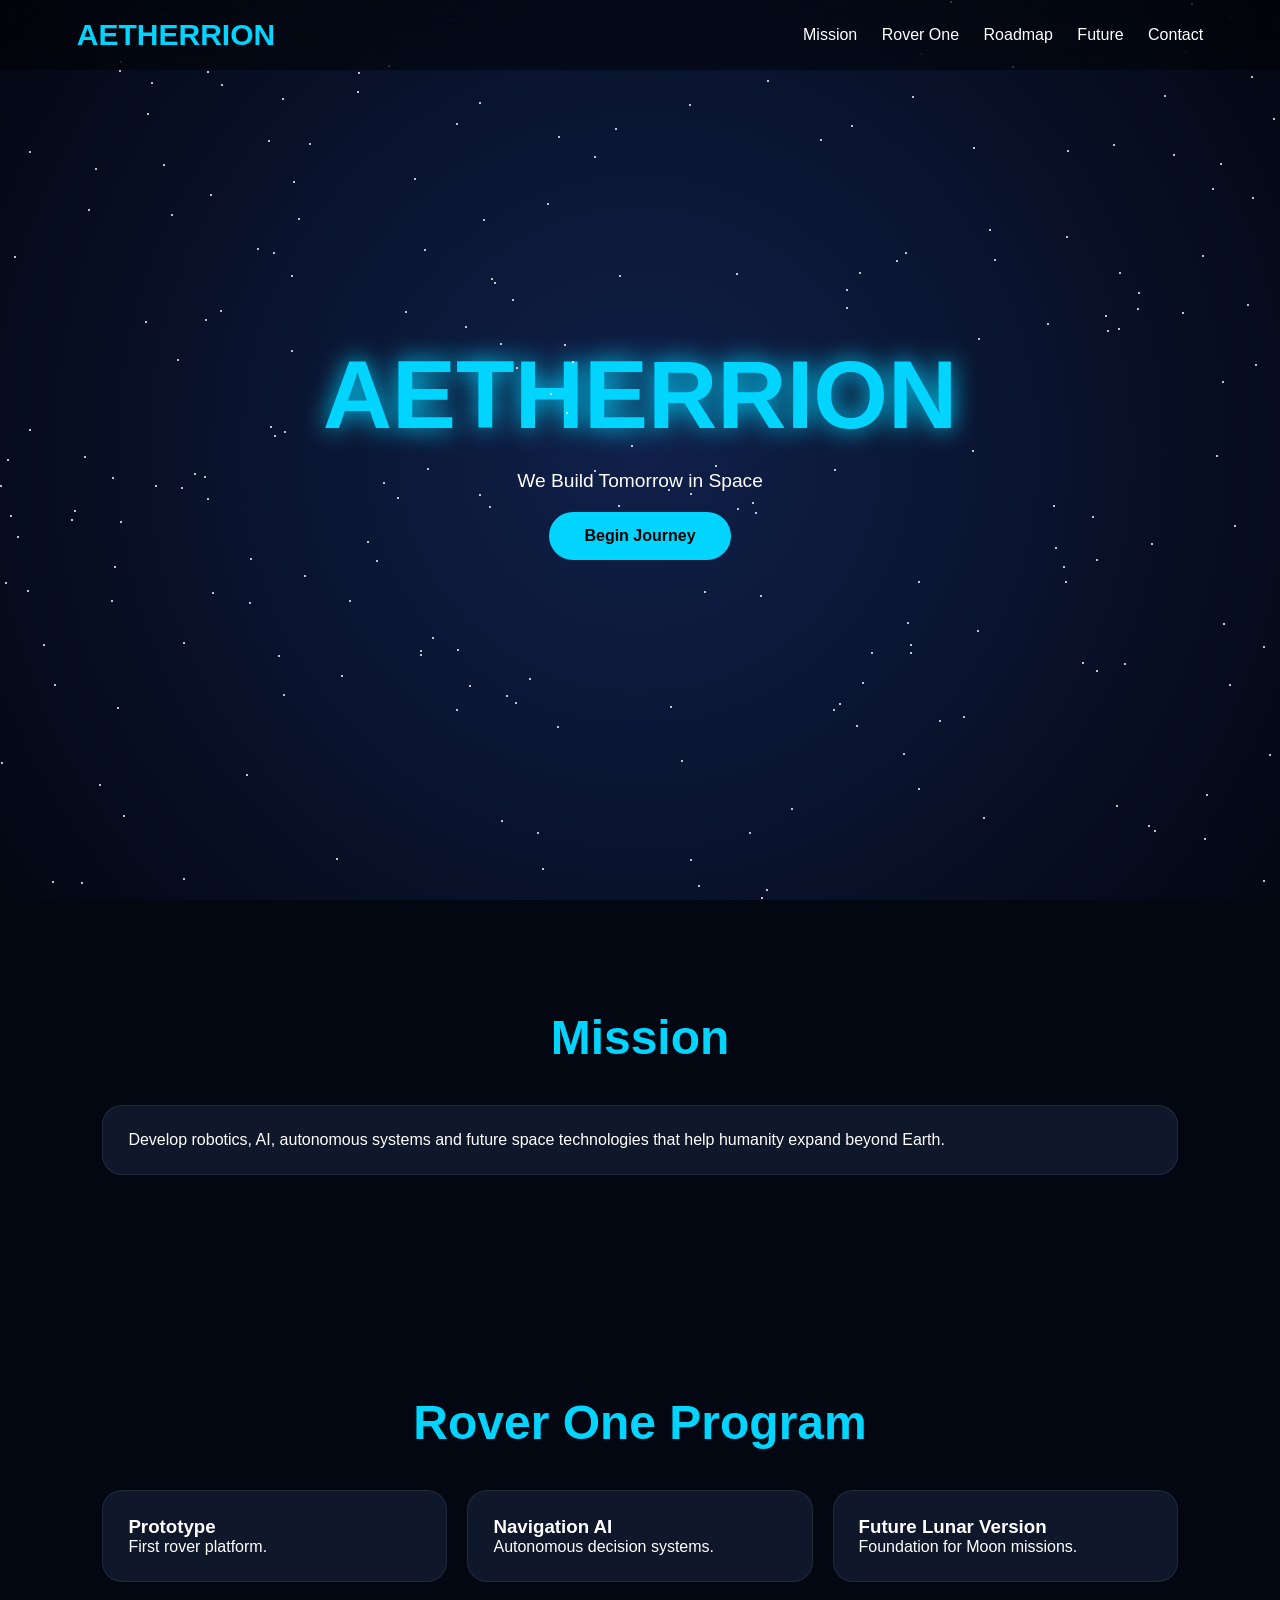
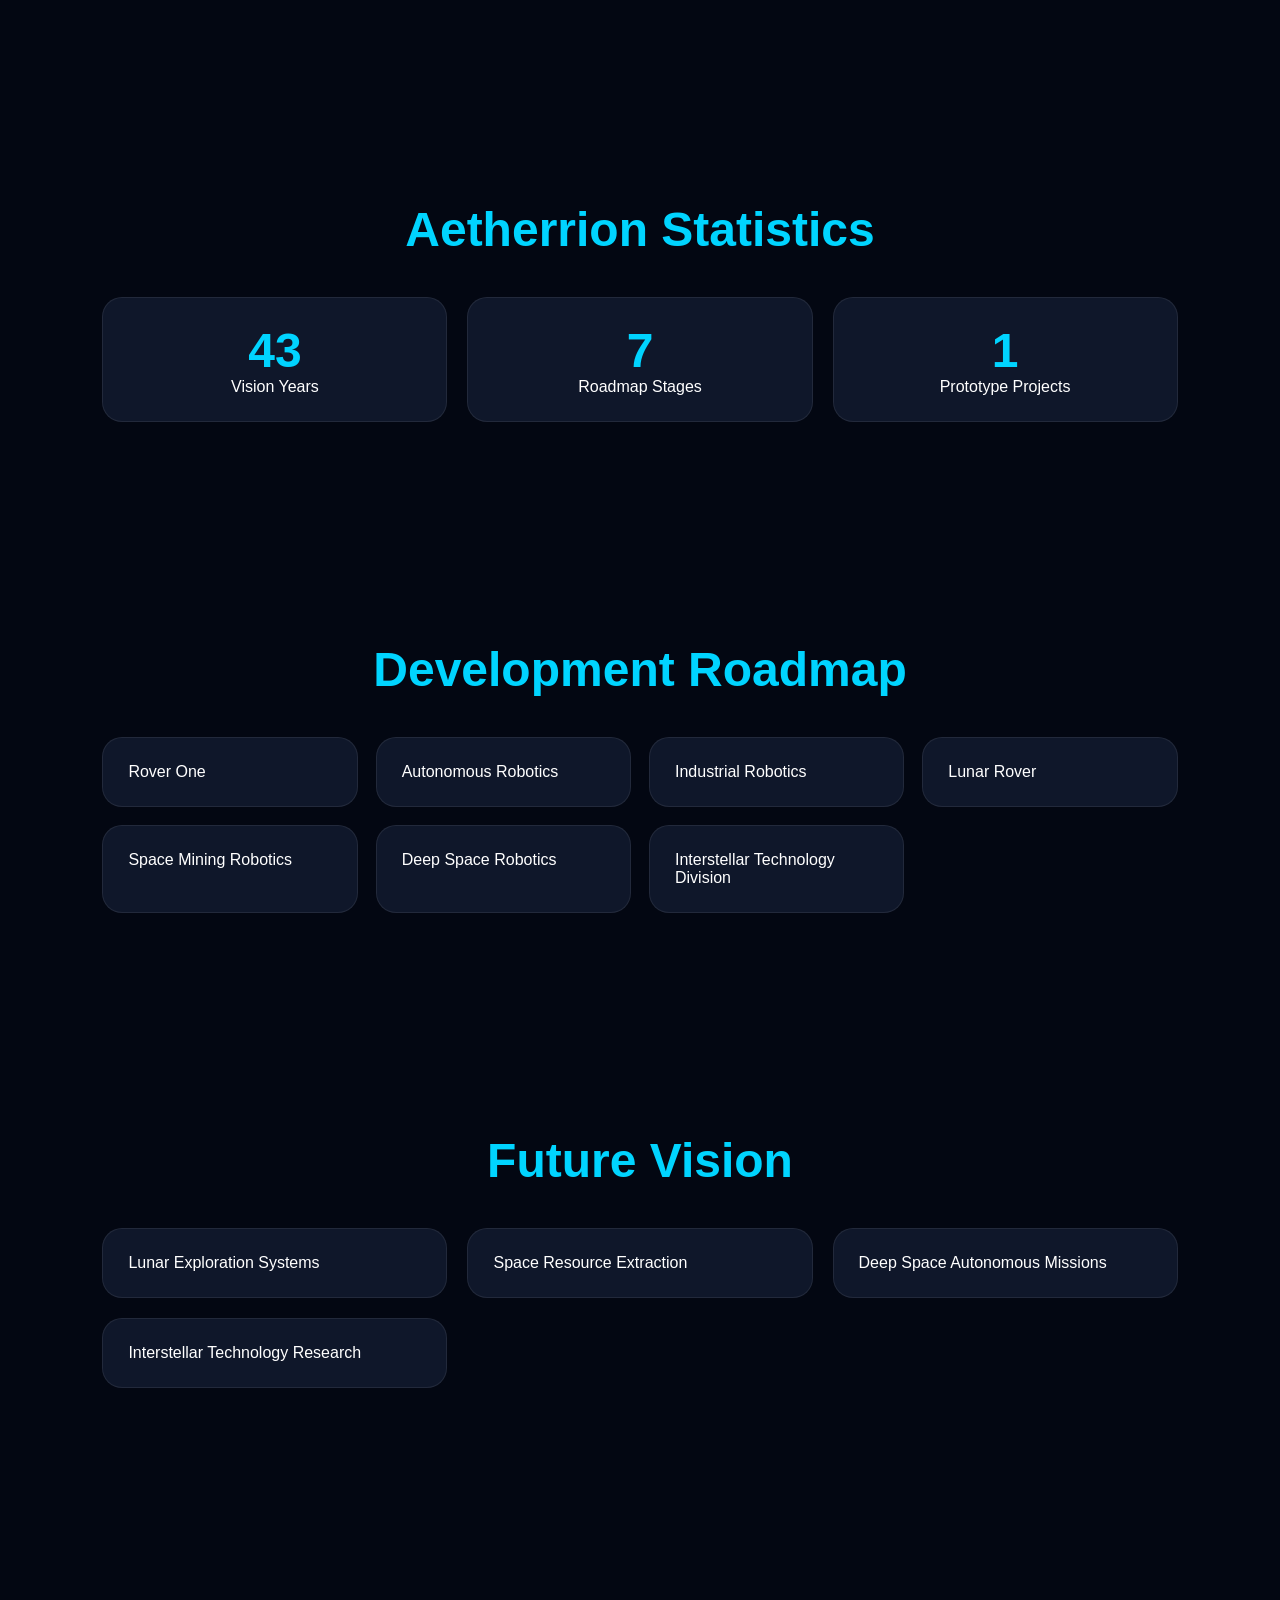
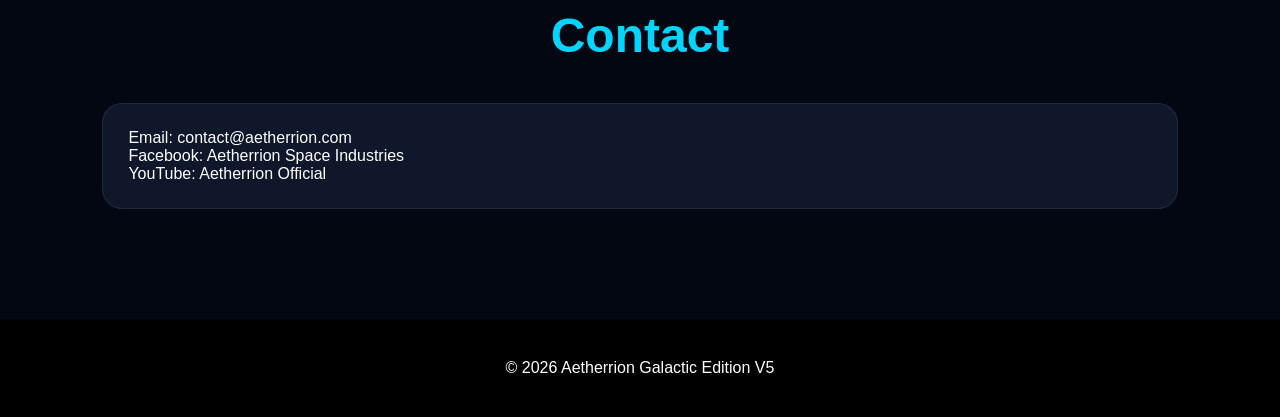
<file: index.html>
<!DOCTYPE html>
<html lang="en">
<head>
<meta charset="UTF-8">
<meta name="viewport" content="width=device-width, initial-scale=1.0">
<title>Aetherrion V5 Galactic Edition</title>
<style>
*{margin:0;padding:0;box-sizing:border-box;scroll-behavior:smooth}
body{font-family:Segoe UI,Arial,sans-serif;background:#030712;color:white;overflow-x:hidden}
nav{position:fixed;top:0;width:100%;display:flex;justify-content:space-between;align-items:center;
padding:18px 6%;background:rgba(0,0,0,.45);backdrop-filter:blur(14px);z-index:1000}
.logo{font-size:30px;font-weight:700;color:#00d4ff}
nav a{color:white;text-decoration:none;margin-left:20px}
.hero{height:100vh;display:flex;flex-direction:column;justify-content:center;align-items:center;text-align:center;
background:radial-gradient(circle at center,#10204a,#030712)}
.hero h1{font-size:6rem;color:#00d4ff;text-shadow:0 0 25px #00d4ff}
.hero p{max-width:900px;padding:20px;font-size:1.2rem}
.btn{background:#00d4ff;color:#000;padding:15px 35px;border-radius:30px;text-decoration:none;font-weight:bold}
section{padding:110px 8%}
.title{text-align:center;font-size:3rem;color:#00d4ff;margin-bottom:40px}
.grid{display:grid;grid-template-columns:repeat(auto-fit,minmax(260px,1fr));gap:20px}
.card{background:#0f172a;padding:25px;border-radius:20px;border:1px solid rgba(255,255,255,.08);transition:.3s}
.card:hover{transform:translateY(-10px);box-shadow:0 0 30px rgba(0,212,255,.4)}
.timeline{display:grid;grid-template-columns:repeat(auto-fit,minmax(220px,1fr));gap:18px}
.counter{display:grid;grid-template-columns:repeat(auto-fit,minmax(220px,1fr));gap:20px}
.counter .card{text-align:center}
.counter h3{font-size:3rem;color:#00d4ff}
.gallery img{width:100%;border-radius:15px}
footer{text-align:center;padding:40px;background:#000}
.star{position:fixed;width:2px;height:2px;background:#fff;border-radius:50%;animation:twinkle 3s infinite}
@keyframes twinkle{50%{opacity:.2}}
@media(max-width:768px){
.hero h1{font-size:3rem}
nav .menu{display:none}
}
</style>
</head>
<body>

<nav>
<div class="logo">AETHERRION</div>
<div class="menu">
<a href="#mission">Mission</a>
<a href="#rover">Rover One</a>
<a href="#roadmap">Roadmap</a>
<a href="#future">Future</a>
<a href="#contact">Contact</a>
</div>
</nav>

<section class="hero">
<h1>AETHERRION</h1>
<p>We Build Tomorrow in Space</p>
<a href="#mission" class="btn">Begin Journey</a>
</section>

<section id="mission">
<h2 class="title">Mission</h2>
<div class="card">
Develop robotics, AI, autonomous systems and future space technologies that help humanity expand beyond Earth.
</div>
</section>

<section id="rover">
<h2 class="title">Rover One Program</h2>
<div class="grid">
<div class="card"><h3>Prototype</h3><p>First rover platform.</p></div>
<div class="card"><h3>Navigation AI</h3><p>Autonomous decision systems.</p></div>
<div class="card"><h3>Future Lunar Version</h3><p>Foundation for Moon missions.</p></div>
</div>
</section>

<section>
<h2 class="title">Aetherrion Statistics</h2>
<div class="counter">
<div class="card"><h3 id="c1">0</h3><p>Vision Years</p></div>
<div class="card"><h3 id="c2">0</h3><p>Roadmap Stages</p></div>
<div class="card"><h3 id="c3">0</h3><p>Prototype Projects</p></div>
</div>
</section>

<section id="roadmap">
<h2 class="title">Development Roadmap</h2>
<div class="timeline">
<div class="card">Rover One</div>
<div class="card">Autonomous Robotics</div>
<div class="card">Industrial Robotics</div>
<div class="card">Lunar Rover</div>
<div class="card">Space Mining Robotics</div>
<div class="card">Deep Space Robotics</div>
<div class="card">Interstellar Technology Division</div>
</div>
</section>

<section id="future">
<h2 class="title">Future Vision</h2>
<div class="grid">
<div class="card">Lunar Exploration Systems</div>
<div class="card">Space Resource Extraction</div>
<div class="card">Deep Space Autonomous Missions</div>
<div class="card">Interstellar Technology Research</div>
</div>
</section>

<section id="contact">
<h2 class="title">Contact</h2>
<div class="card">
<p>Email: contact@aetherrion.com</p>
<p>Facebook: Aetherrion Space Industries</p>
<p>YouTube: Aetherrion Official</p>
</div>
</section>

<footer>
© 2026 Aetherrion Galactic Edition V5
</footer>

<script>
for(let i=0;i<220;i++){
 let s=document.createElement('div');
 s.className='star';
 s.style.left=Math.random()*100+'vw';
 s.style.top=Math.random()*100+'vh';
 document.body.appendChild(s);
}
function run(id,target){
 let n=0;
 let t=setInterval(()=>{
  n++;
  document.getElementById(id).innerText=n;
  if(n>=target) clearInterval(t);
 },40);
}
run('c1',50); run('c2',7); run('c3',1);
</script>

</body>
</html>
</file>
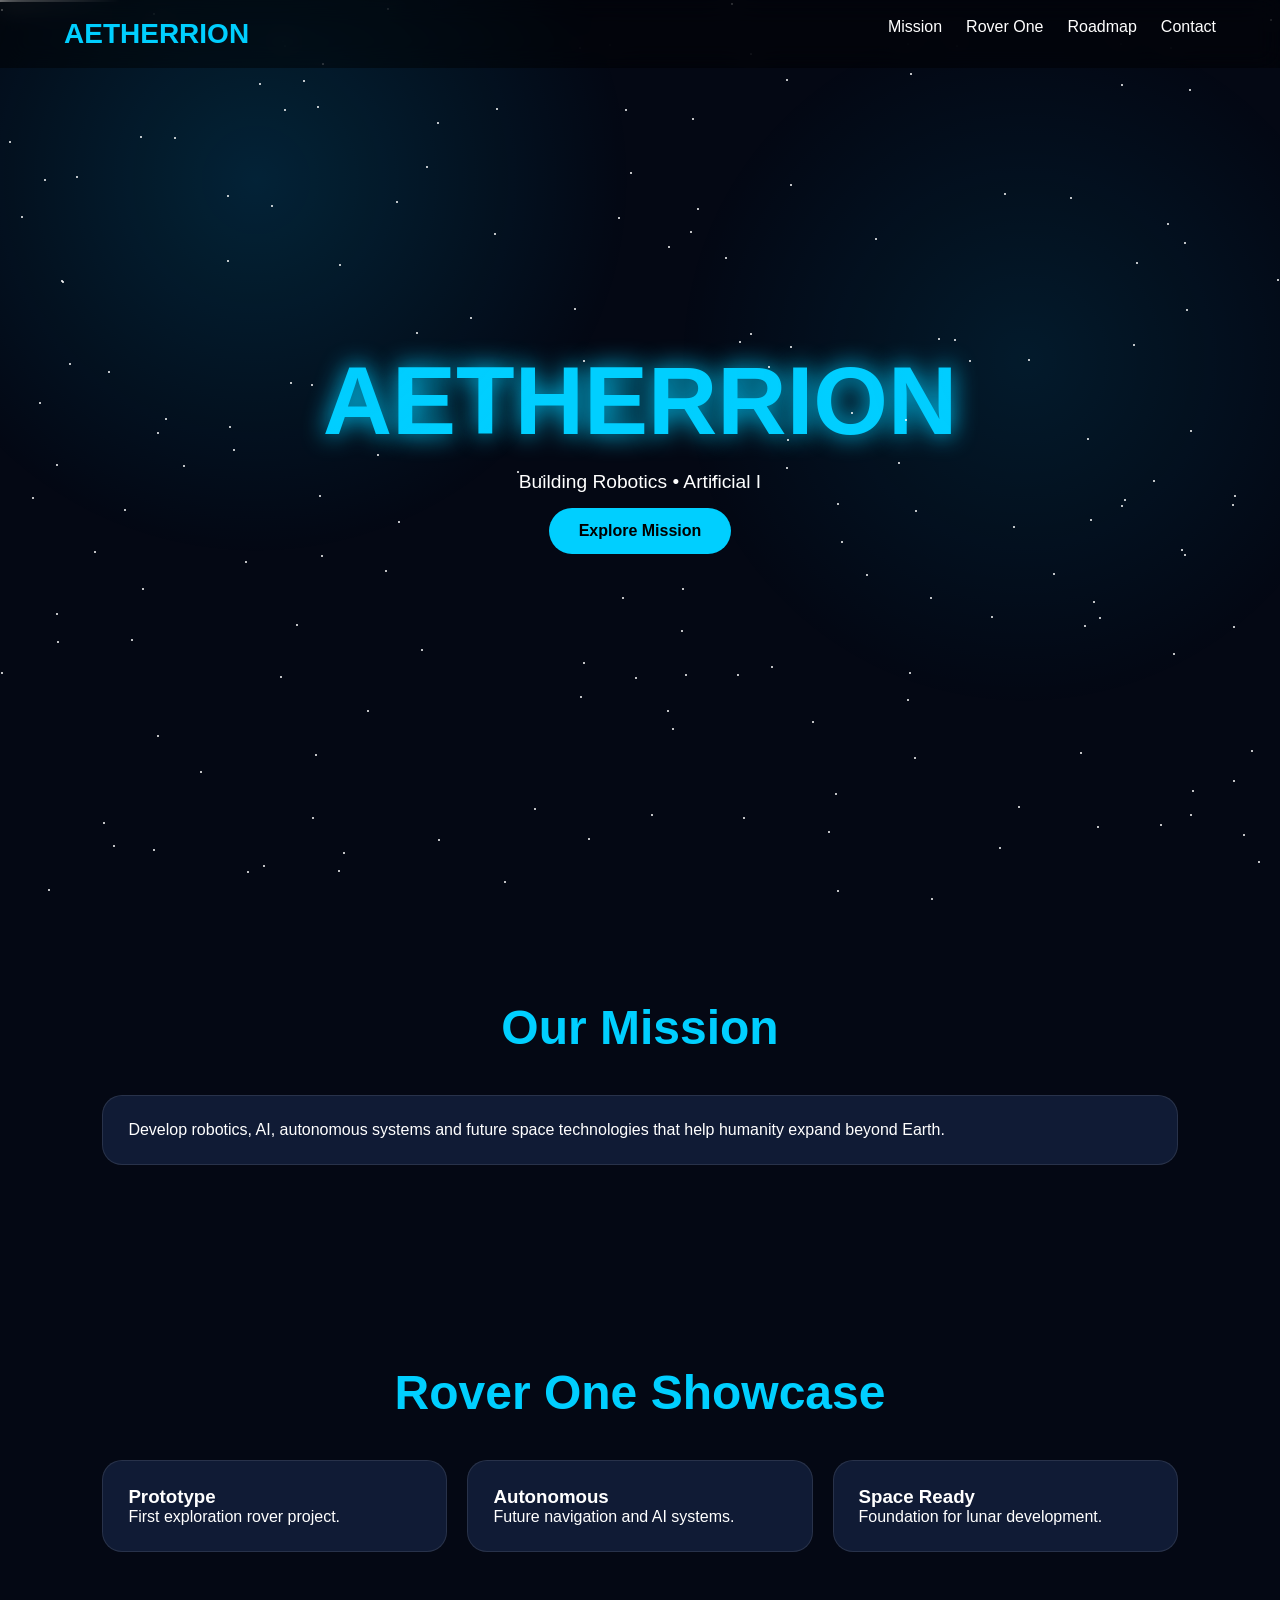
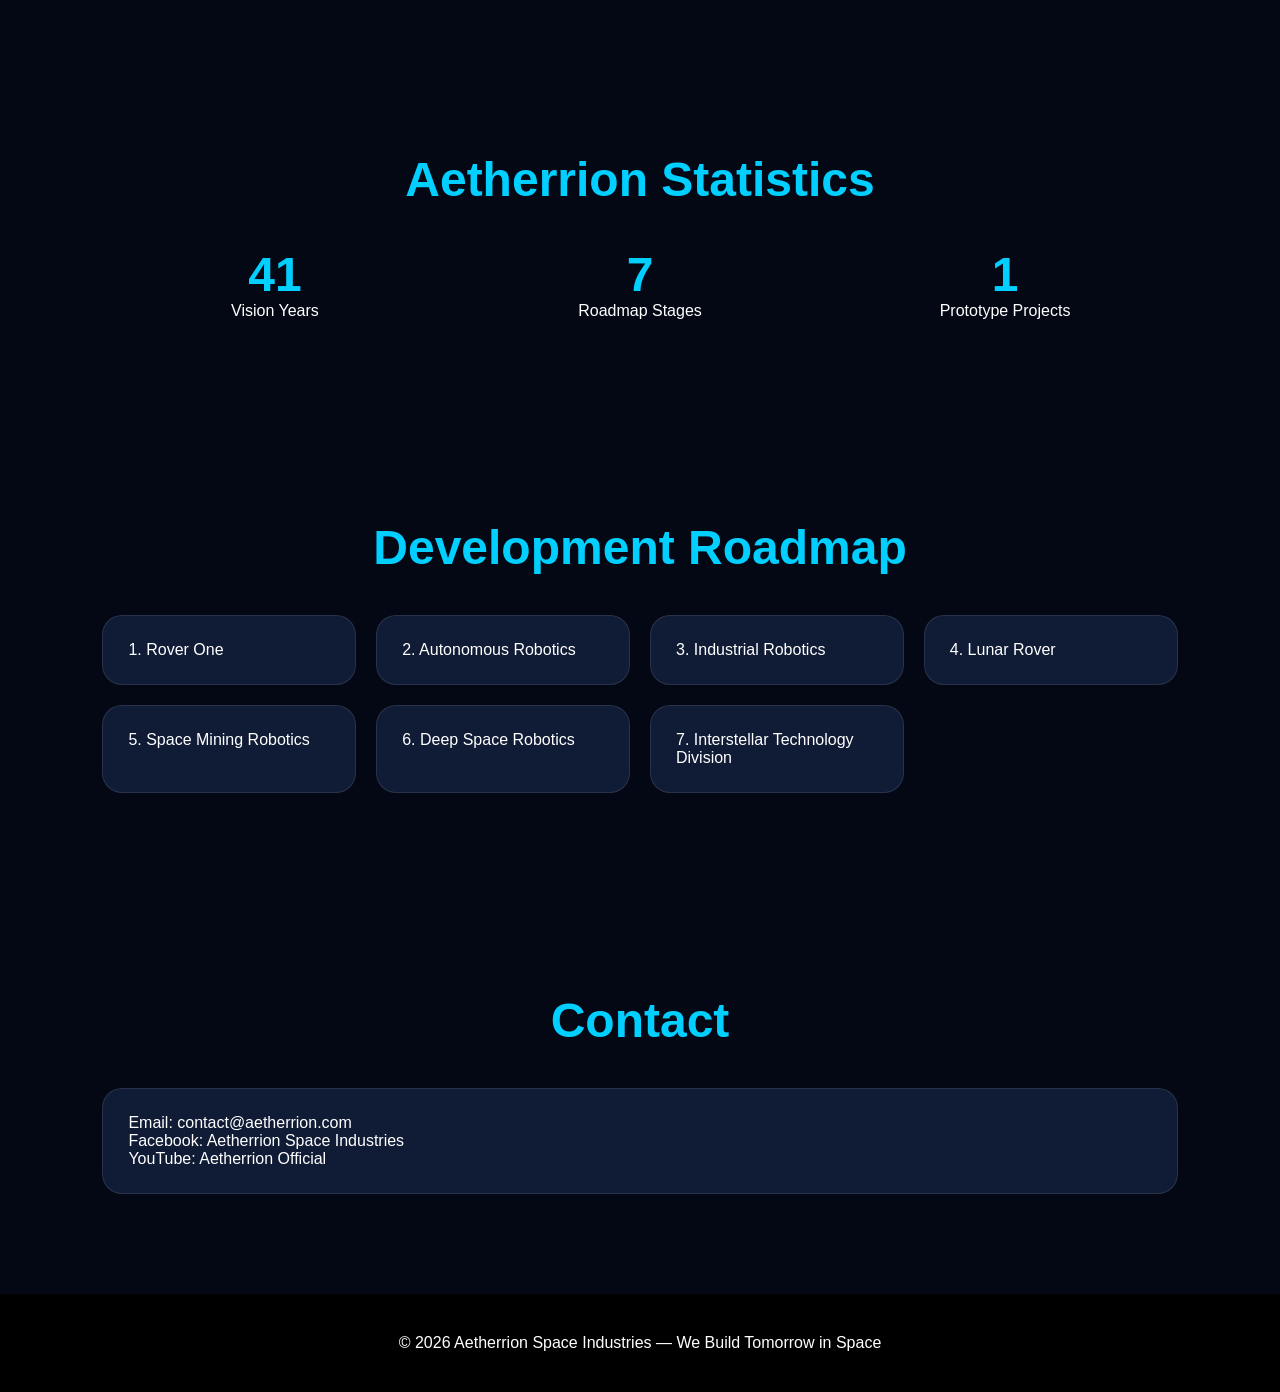
<file: Aetherrion_V4_Ultra_Premium.html>
<!DOCTYPE html>
<html lang="en">
<head>
<meta charset="UTF-8">
<meta name="viewport" content="width=device-width, initial-scale=1.0">
<title>Aetherrion V4 Ultra Premium</title>
<style>
*{margin:0;padding:0;box-sizing:border-box;scroll-behavior:smooth}
body{font-family:Arial,sans-serif;background:#040814;color:#fff;overflow-x:hidden}
body::before{
content:'';position:fixed;inset:0;
background:
radial-gradient(circle at 20% 20%,rgba(0,191,255,.15),transparent 30%),
radial-gradient(circle at 80% 40%,rgba(0,191,255,.1),transparent 30%);
pointer-events:none}
nav{position:fixed;top:0;width:100%;padding:18px 5%;display:flex;justify-content:space-between;
background:rgba(0,0,0,.45);backdrop-filter:blur(12px);z-index:999}
.logo{font-size:28px;font-weight:bold;color:#00cfff}
nav ul{display:flex;gap:24px;list-style:none}
nav a{text-decoration:none;color:#fff}
.hero{height:100vh;display:flex;flex-direction:column;justify-content:center;align-items:center;text-align:center}
.hero h1{font-size:6rem;color:#00cfff;text-shadow:0 0 25px #00cfff}
.hero p{max-width:800px;padding:15px;font-size:1.2rem}
.btn{padding:14px 30px;border-radius:30px;background:#00cfff;color:#000;text-decoration:none;font-weight:bold}
section{padding:100px 8%}
.title{text-align:center;color:#00cfff;font-size:3rem;margin-bottom:40px}
.card{background:#101b35;border:1px solid rgba(255,255,255,.1);padding:25px;border-radius:20px;transition:.3s}
.card:hover{transform:translateY(-8px);box-shadow:0 0 25px rgba(0,191,255,.5)}
.grid{display:grid;grid-template-columns:repeat(auto-fit,minmax(250px,1fr));gap:20px}
.stats{display:grid;grid-template-columns:repeat(auto-fit,minmax(200px,1fr));gap:20px}
.stat{text-align:center}
.stat h3{font-size:3rem;color:#00cfff}
.timeline{display:grid;grid-template-columns:repeat(auto-fit,minmax(220px,1fr));gap:20px}
footer{text-align:center;padding:40px;background:#000}
.star{position:fixed;width:2px;height:2px;background:white;border-radius:50%;animation:twinkle 3s infinite}
@keyframes twinkle{50%{opacity:.2}}
.shooting{position:fixed;width:120px;height:2px;background:linear-gradient(to right,#fff,transparent);
animation:shoot 8s linear infinite}
@keyframes shoot{
0%{transform:translate(-200px,-100px)}
100%{transform:translate(120vw,80vh)}
}
@media(max-width:768px){
.hero h1{font-size:3rem}
nav ul{display:none}
}
</style>
</head>
<body>
<div class="shooting"></div>
<nav>
<div class="logo">AETHERRION</div>
<ul>
<li><a href="#mission">Mission</a></li>
<li><a href="#rover">Rover One</a></li>
<li><a href="#roadmap">Roadmap</a></li>
<li><a href="#contact">Contact</a></li>
</ul>
</nav>

<section class="hero">
<h1>AETHERRION</h1>
<p id="typing"></p>
<a class="btn" href="#mission">Explore Mission</a>
</section>

<section id="mission">
<h2 class="title">Our Mission</h2>
<div class="card">
Develop robotics, AI, autonomous systems and future space technologies that help humanity expand beyond Earth.
</div>
</section>

<section id="rover">
<h2 class="title">Rover One Showcase</h2>
<div class="grid">
<div class="card"><h3>Prototype</h3><p>First exploration rover project.</p></div>
<div class="card"><h3>Autonomous</h3><p>Future navigation and AI systems.</p></div>
<div class="card"><h3>Space Ready</h3><p>Foundation for lunar development.</p></div>
</div>
</section>

<section>
<h2 class="title">Aetherrion Statistics</h2>
<div class="stats">
<div class="stat"><h3 id="c1">0</h3><p>Vision Years</p></div>
<div class="stat"><h3 id="c2">0</h3><p>Roadmap Stages</p></div>
<div class="stat"><h3 id="c3">0</h3><p>Prototype Projects</p></div>
</div>
</section>

<section id="roadmap">
<h2 class="title">Development Roadmap</h2>
<div class="timeline">
<div class="card">1. Rover One</div>
<div class="card">2. Autonomous Robotics</div>
<div class="card">3. Industrial Robotics</div>
<div class="card">4. Lunar Rover</div>
<div class="card">5. Space Mining Robotics</div>
<div class="card">6. Deep Space Robotics</div>
<div class="card">7. Interstellar Technology Division</div>
</div>
</section>

<section id="contact">
<h2 class="title">Contact</h2>
<div class="card">
<p>Email: contact@aetherrion.com</p>
<p>Facebook: Aetherrion Space Industries</p>
<p>YouTube: Aetherrion Official</p>
</div>
</section>

<footer>
<p>© 2026 Aetherrion Space Industries — We Build Tomorrow in Space</p>
</footer>

<script>
for(let i=0;i<180;i++){
 let s=document.createElement('div');
 s.className='star';
 s.style.left=Math.random()*100+'vw';
 s.style.top=Math.random()*100+'vh';
 s.style.animationDelay=Math.random()*3+'s';
 document.body.appendChild(s);
}
function counter(id,target){
 let c=0;
 let t=setInterval(()=>{
  c++;
  document.getElementById(id).textContent=c;
  if(c>=target) clearInterval(t);
 },40);
}
counter('c1',50);
counter('c2',7);
counter('c3',1);

const text="Building Robotics • Artificial Intelligence • Space Exploration";
let i=0;
function type(){
 if(i<text.length){
  document.getElementById('typing').textContent+=text.charAt(i);
  i++;
  setTimeout(type,50);
 }
}
type();
</script>
</body>
</html>
</file>
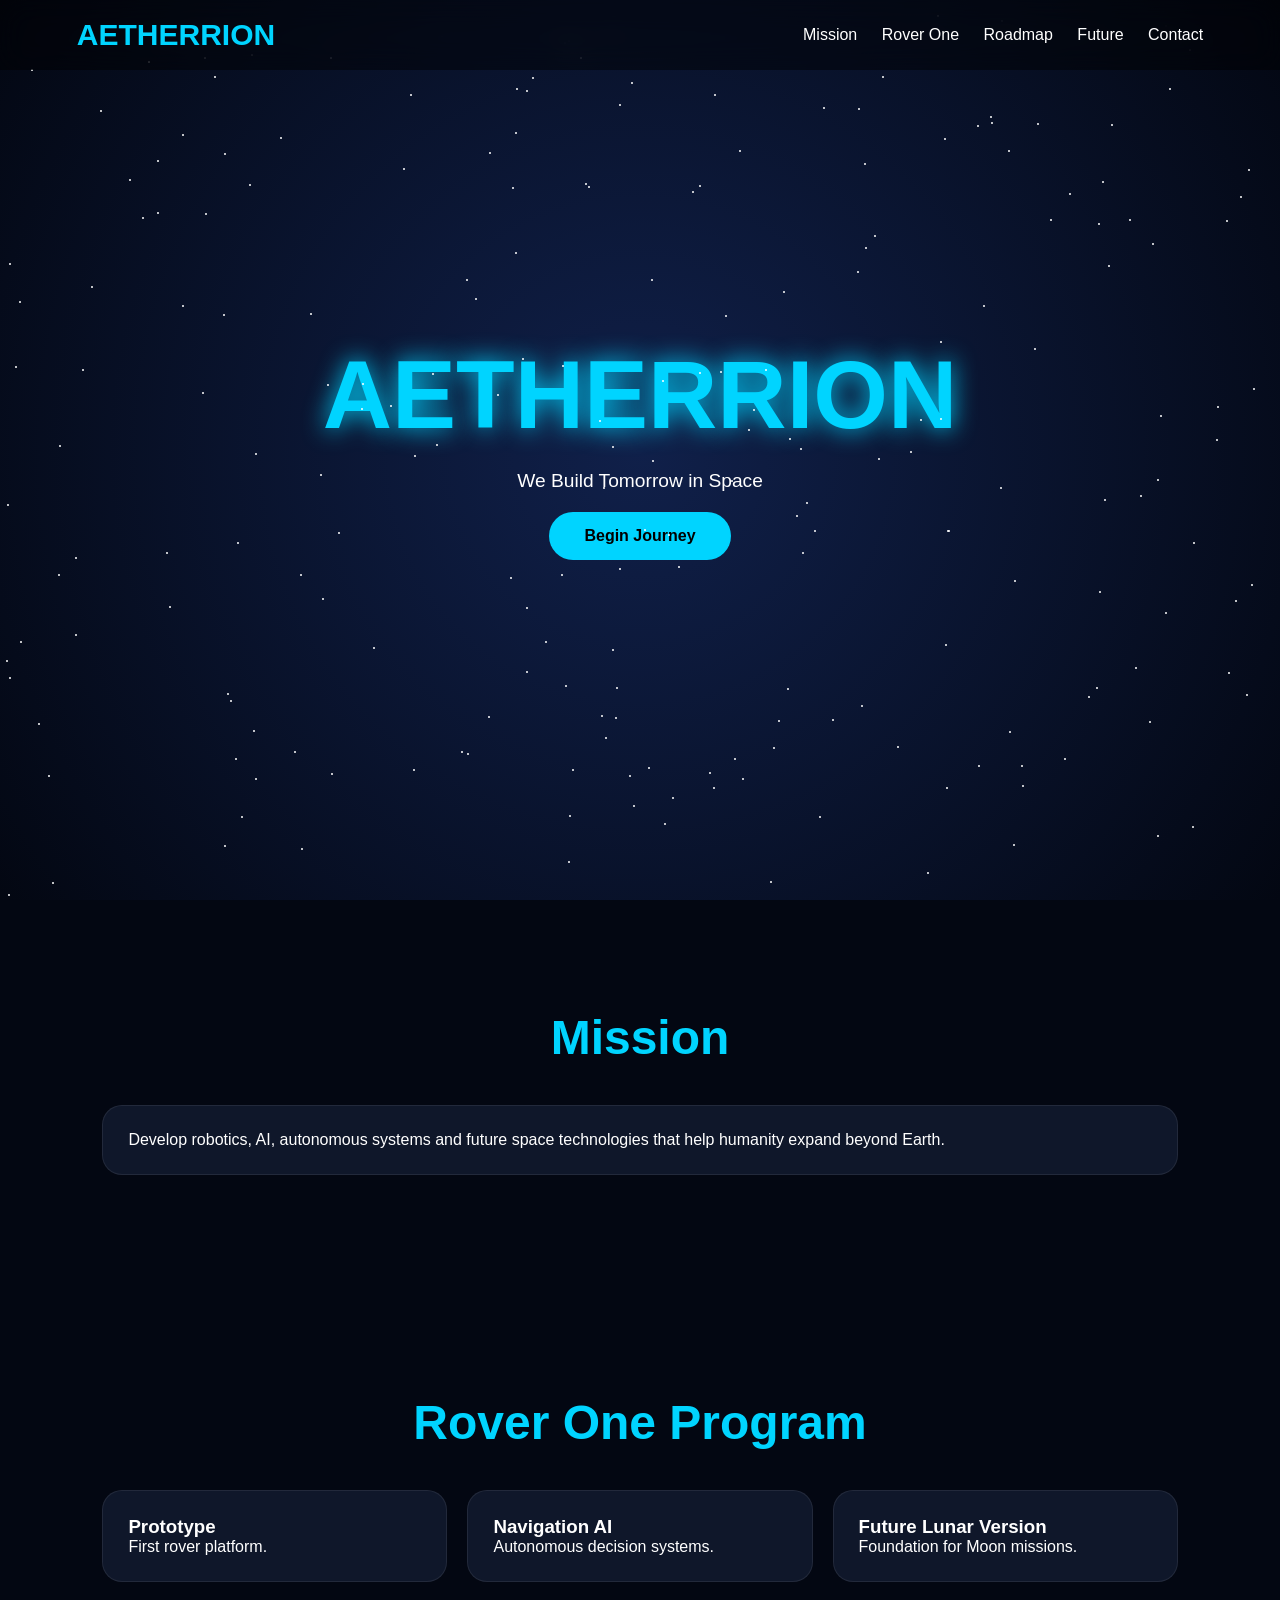
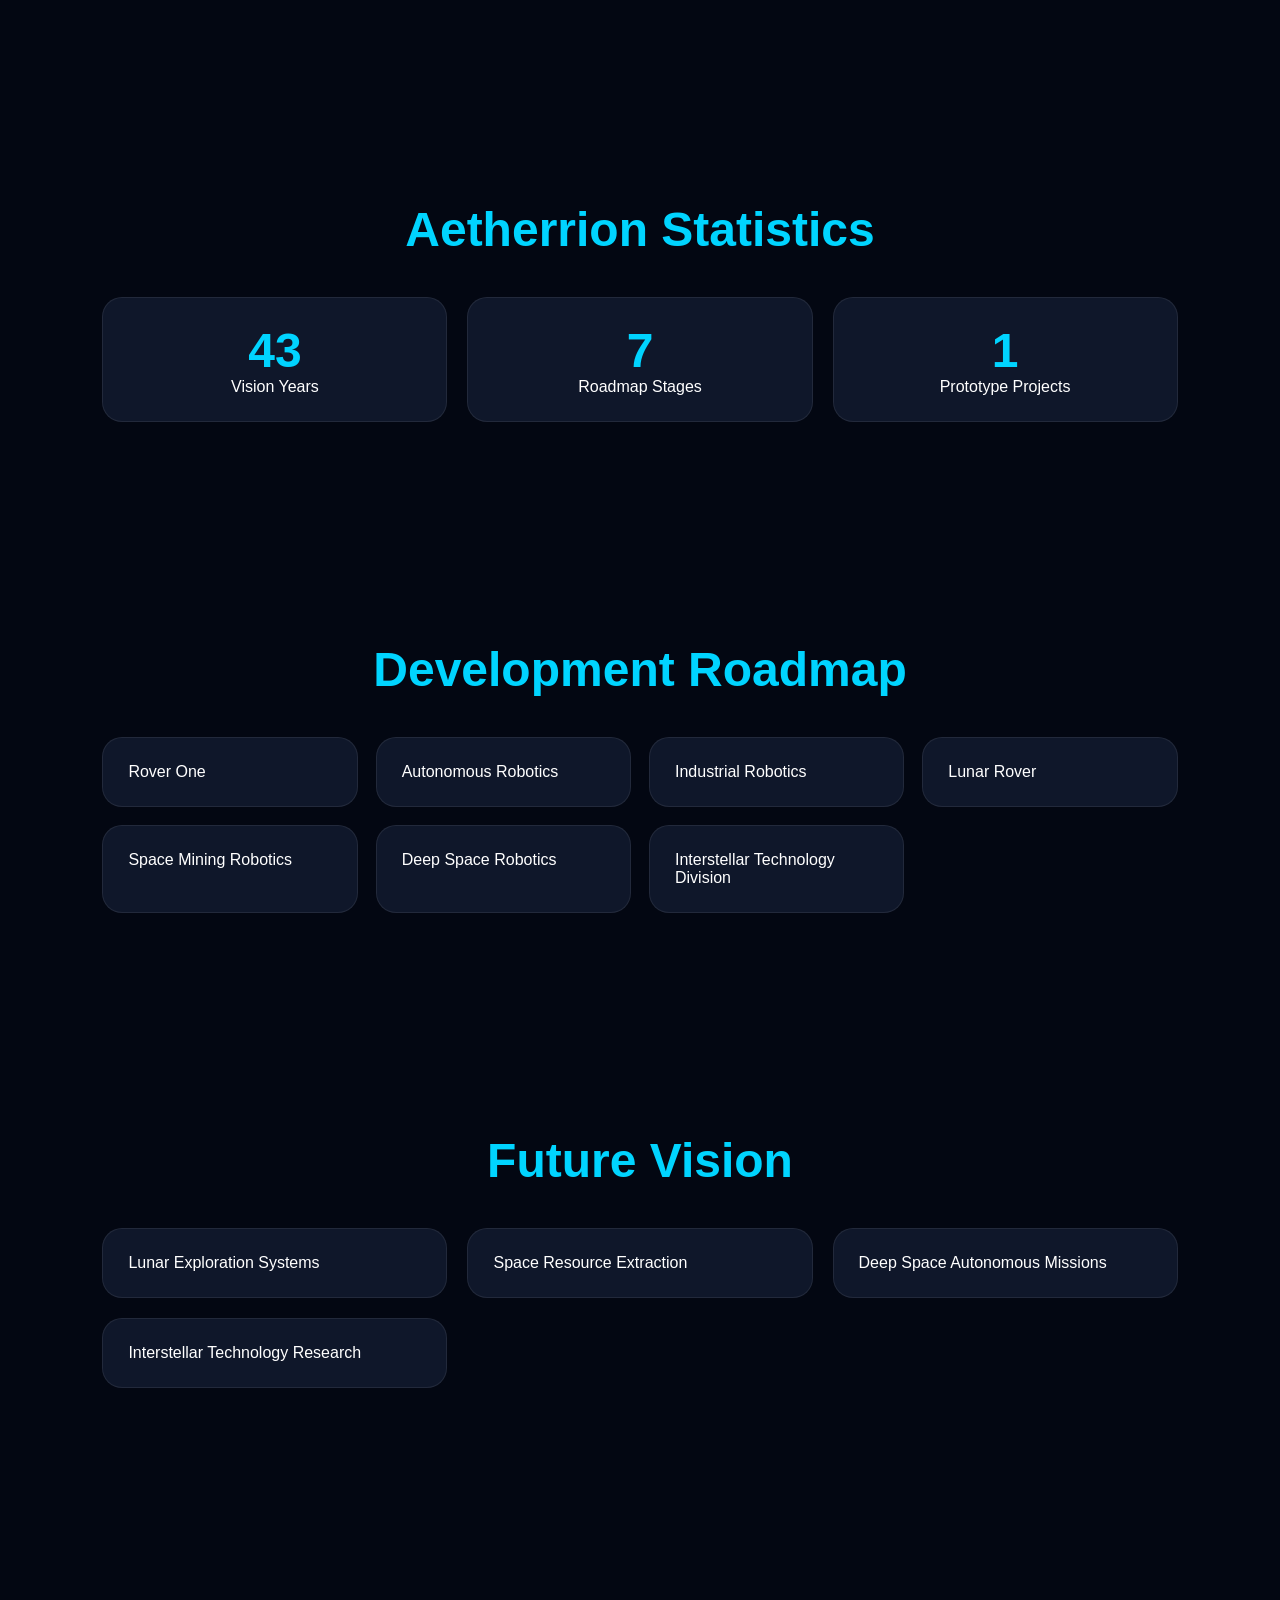
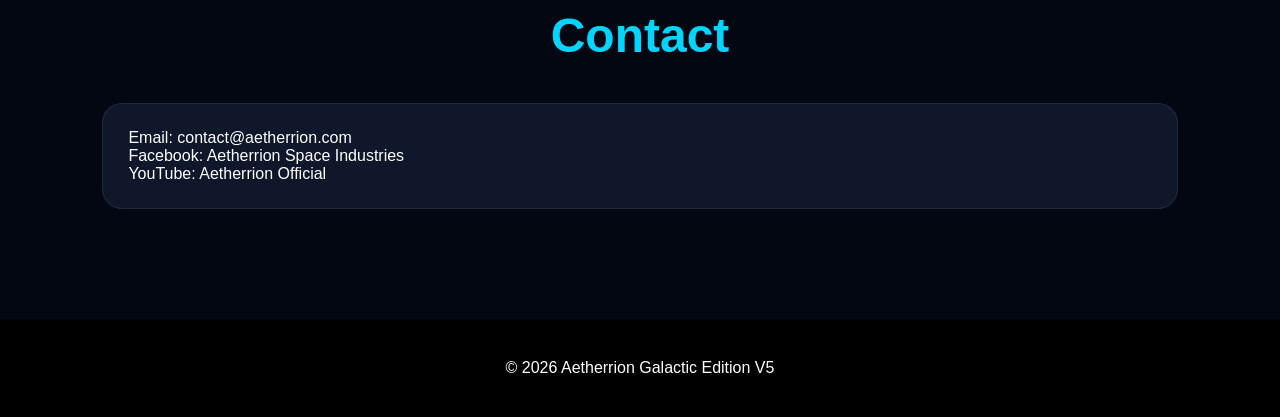
<file: Aetherrion_V5_Galactic_Edition.html>
<!DOCTYPE html>
<html lang="en">
<head>
<meta charset="UTF-8">
<meta name="viewport" content="width=device-width, initial-scale=1.0">
<title>Aetherrion V5 Galactic Edition</title>
<style>
*{margin:0;padding:0;box-sizing:border-box;scroll-behavior:smooth}
body{font-family:Segoe UI,Arial,sans-serif;background:#030712;color:white;overflow-x:hidden}
nav{position:fixed;top:0;width:100%;display:flex;justify-content:space-between;align-items:center;
padding:18px 6%;background:rgba(0,0,0,.45);backdrop-filter:blur(14px);z-index:1000}
.logo{font-size:30px;font-weight:700;color:#00d4ff}
nav a{color:white;text-decoration:none;margin-left:20px}
.hero{height:100vh;display:flex;flex-direction:column;justify-content:center;align-items:center;text-align:center;
background:radial-gradient(circle at center,#10204a,#030712)}
.hero h1{font-size:6rem;color:#00d4ff;text-shadow:0 0 25px #00d4ff}
.hero p{max-width:900px;padding:20px;font-size:1.2rem}
.btn{background:#00d4ff;color:#000;padding:15px 35px;border-radius:30px;text-decoration:none;font-weight:bold}
section{padding:110px 8%}
.title{text-align:center;font-size:3rem;color:#00d4ff;margin-bottom:40px}
.grid{display:grid;grid-template-columns:repeat(auto-fit,minmax(260px,1fr));gap:20px}
.card{background:#0f172a;padding:25px;border-radius:20px;border:1px solid rgba(255,255,255,.08);transition:.3s}
.card:hover{transform:translateY(-10px);box-shadow:0 0 30px rgba(0,212,255,.4)}
.timeline{display:grid;grid-template-columns:repeat(auto-fit,minmax(220px,1fr));gap:18px}
.counter{display:grid;grid-template-columns:repeat(auto-fit,minmax(220px,1fr));gap:20px}
.counter .card{text-align:center}
.counter h3{font-size:3rem;color:#00d4ff}
.gallery img{width:100%;border-radius:15px}
footer{text-align:center;padding:40px;background:#000}
.star{position:fixed;width:2px;height:2px;background:#fff;border-radius:50%;animation:twinkle 3s infinite}
@keyframes twinkle{50%{opacity:.2}}
@media(max-width:768px){
.hero h1{font-size:3rem}
nav .menu{display:none}
}
</style>
</head>
<body>

<nav>
<div class="logo">AETHERRION</div>
<div class="menu">
<a href="#mission">Mission</a>
<a href="#rover">Rover One</a>
<a href="#roadmap">Roadmap</a>
<a href="#future">Future</a>
<a href="#contact">Contact</a>
</div>
</nav>

<section class="hero">
<h1>AETHERRION</h1>
<p>We Build Tomorrow in Space</p>
<a href="#mission" class="btn">Begin Journey</a>
</section>

<section id="mission">
<h2 class="title">Mission</h2>
<div class="card">
Develop robotics, AI, autonomous systems and future space technologies that help humanity expand beyond Earth.
</div>
</section>

<section id="rover">
<h2 class="title">Rover One Program</h2>
<div class="grid">
<div class="card"><h3>Prototype</h3><p>First rover platform.</p></div>
<div class="card"><h3>Navigation AI</h3><p>Autonomous decision systems.</p></div>
<div class="card"><h3>Future Lunar Version</h3><p>Foundation for Moon missions.</p></div>
</div>
</section>

<section>
<h2 class="title">Aetherrion Statistics</h2>
<div class="counter">
<div class="card"><h3 id="c1">0</h3><p>Vision Years</p></div>
<div class="card"><h3 id="c2">0</h3><p>Roadmap Stages</p></div>
<div class="card"><h3 id="c3">0</h3><p>Prototype Projects</p></div>
</div>
</section>

<section id="roadmap">
<h2 class="title">Development Roadmap</h2>
<div class="timeline">
<div class="card">Rover One</div>
<div class="card">Autonomous Robotics</div>
<div class="card">Industrial Robotics</div>
<div class="card">Lunar Rover</div>
<div class="card">Space Mining Robotics</div>
<div class="card">Deep Space Robotics</div>
<div class="card">Interstellar Technology Division</div>
</div>
</section>

<section id="future">
<h2 class="title">Future Vision</h2>
<div class="grid">
<div class="card">Lunar Exploration Systems</div>
<div class="card">Space Resource Extraction</div>
<div class="card">Deep Space Autonomous Missions</div>
<div class="card">Interstellar Technology Research</div>
</div>
</section>

<section id="contact">
<h2 class="title">Contact</h2>
<div class="card">
<p>Email: contact@aetherrion.com</p>
<p>Facebook: Aetherrion Space Industries</p>
<p>YouTube: Aetherrion Official</p>
</div>
</section>

<footer>
© 2026 Aetherrion Galactic Edition V5
</footer>

<script>
for(let i=0;i<220;i++){
 let s=document.createElement('div');
 s.className='star';
 s.style.left=Math.random()*100+'vw';
 s.style.top=Math.random()*100+'vh';
 document.body.appendChild(s);
}
function run(id,target){
 let n=0;
 let t=setInterval(()=>{
  n++;
  document.getElementById(id).innerText=n;
  if(n>=target) clearInterval(t);
 },40);
}
run('c1',50); run('c2',7); run('c3',1);
</script>

</body>
</html>
</file>
